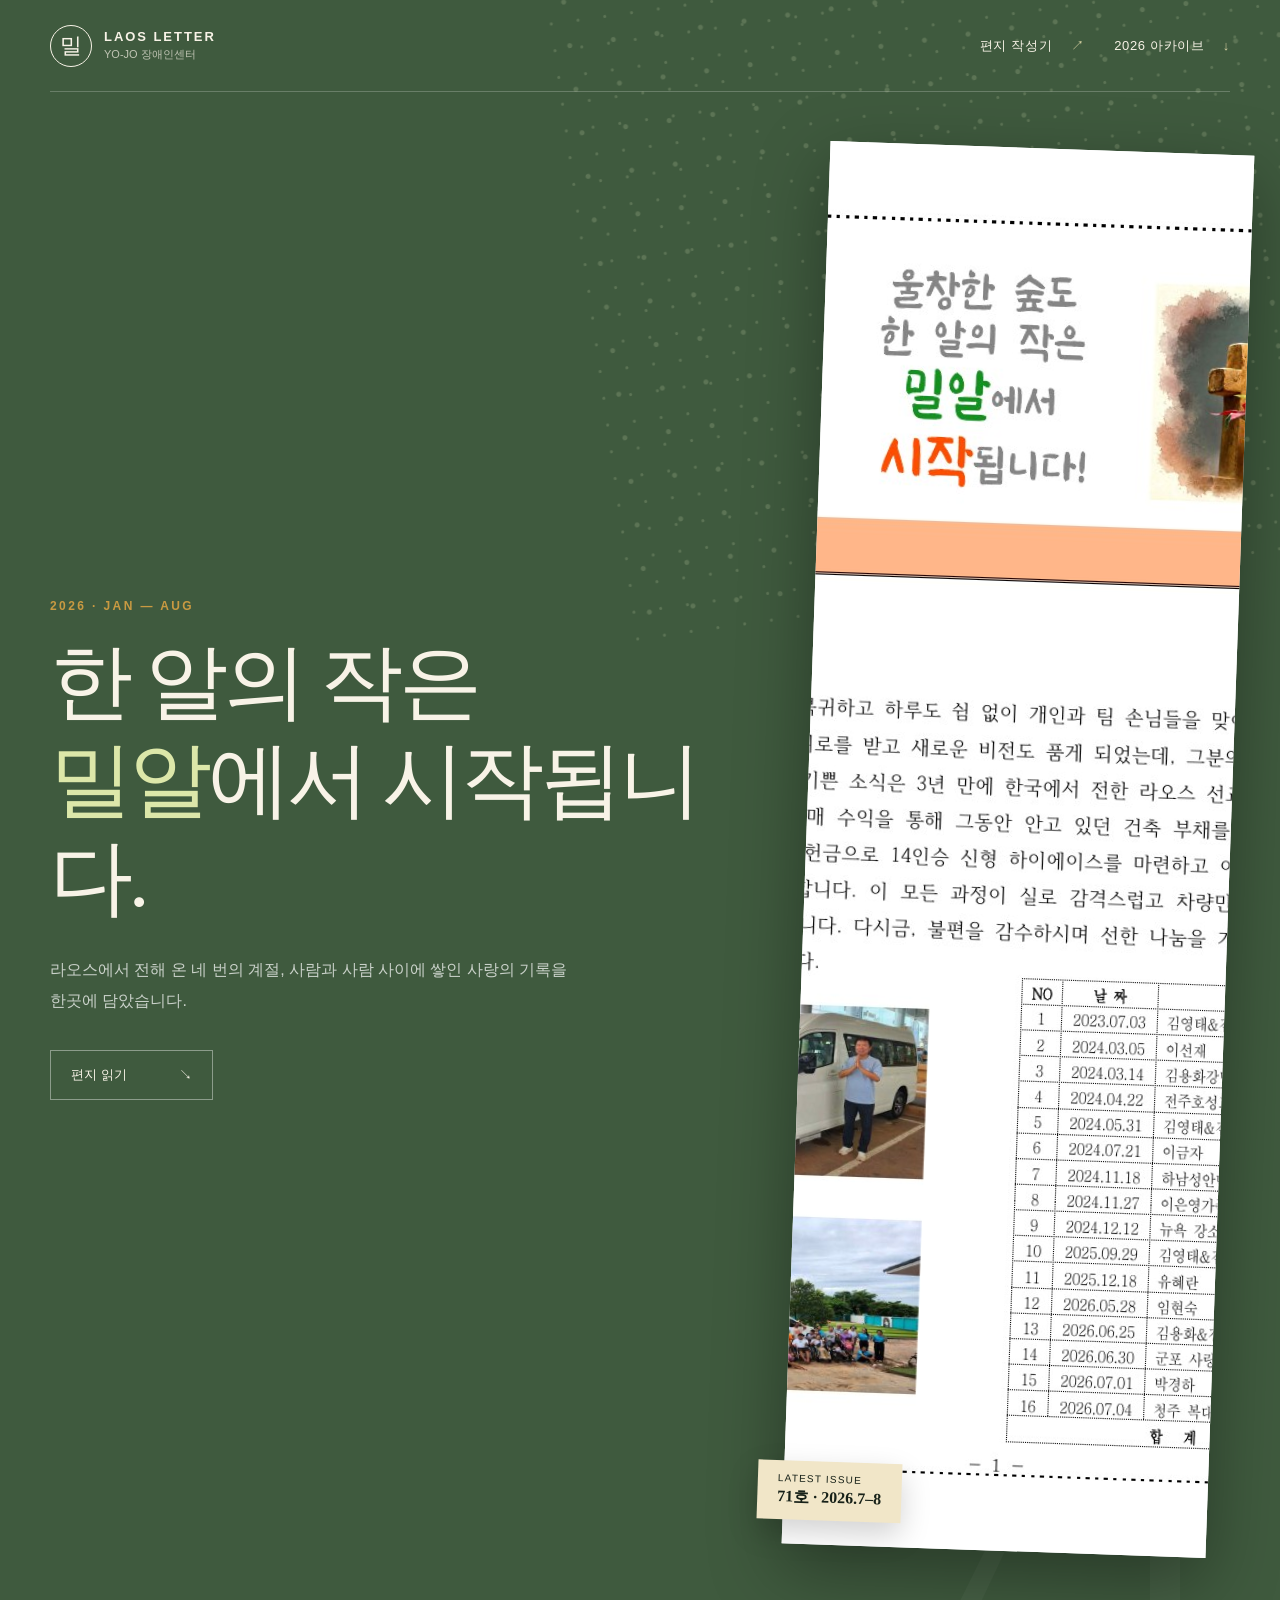
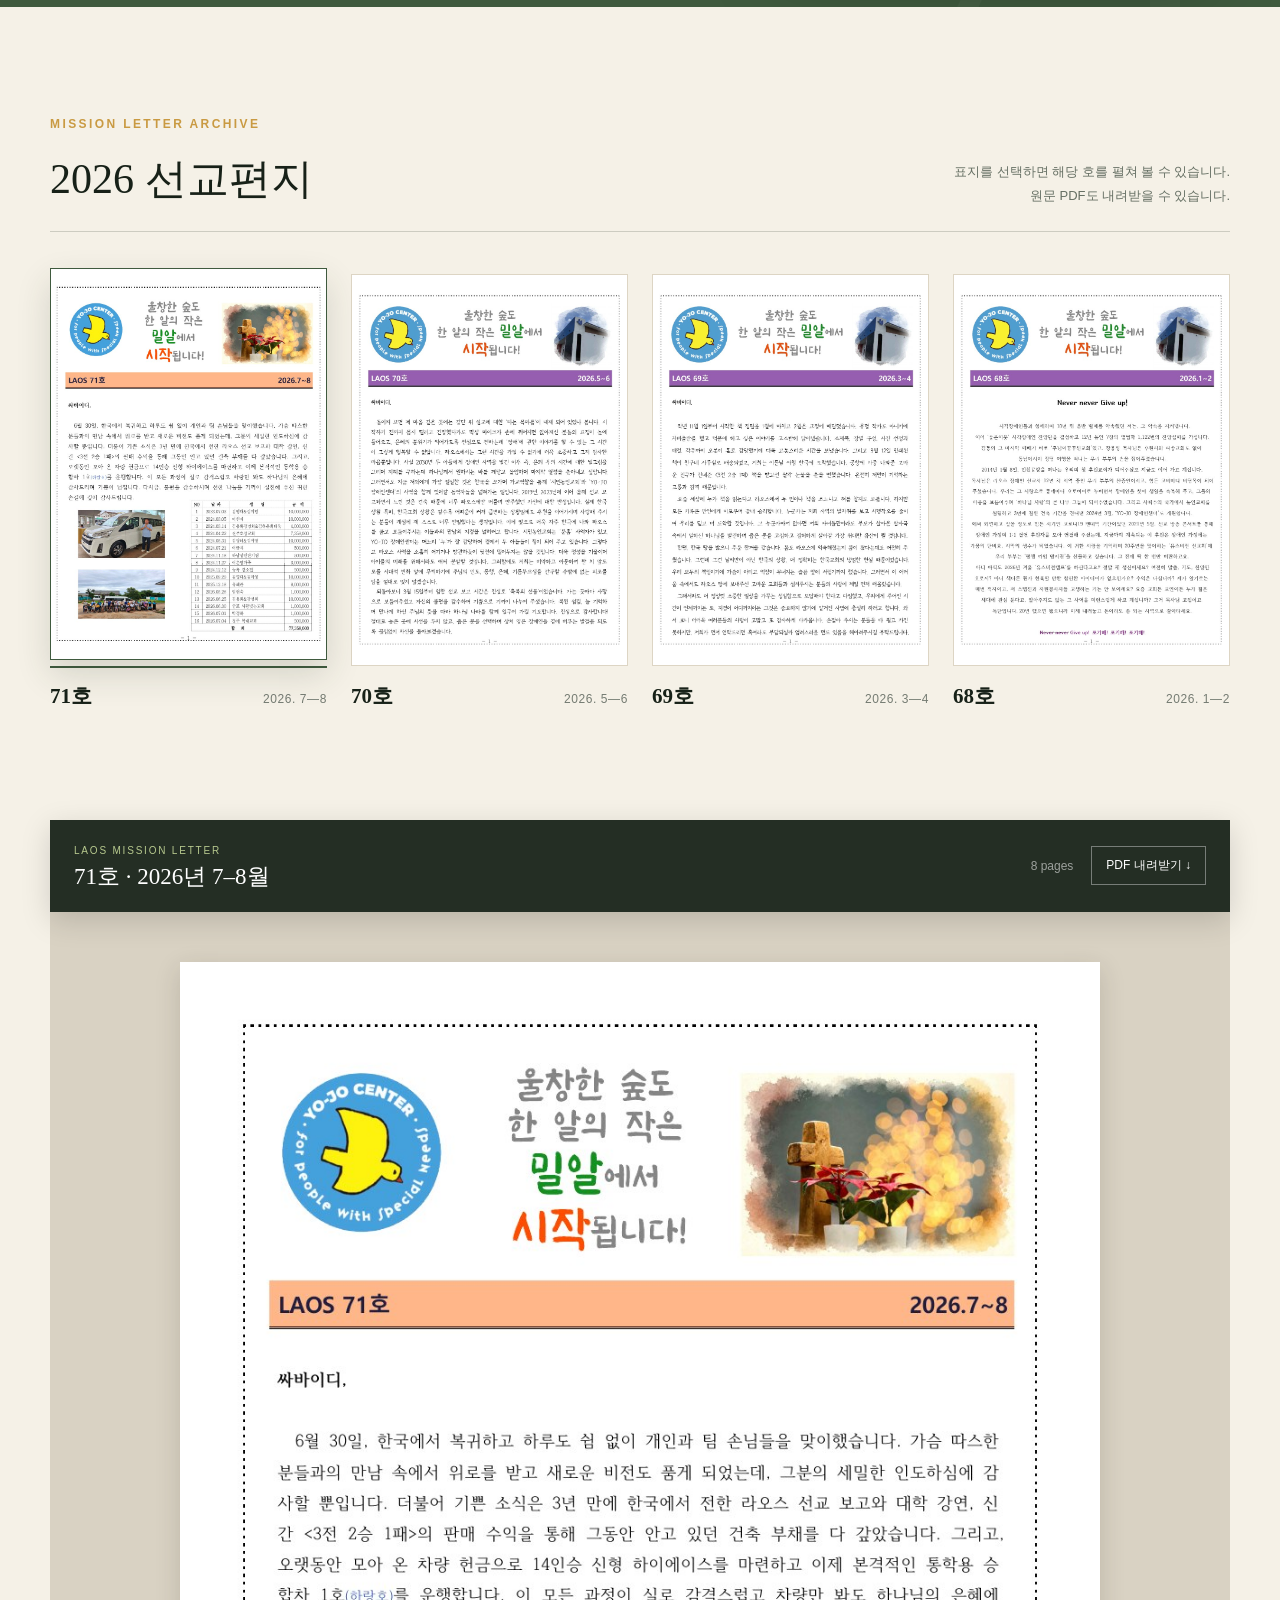
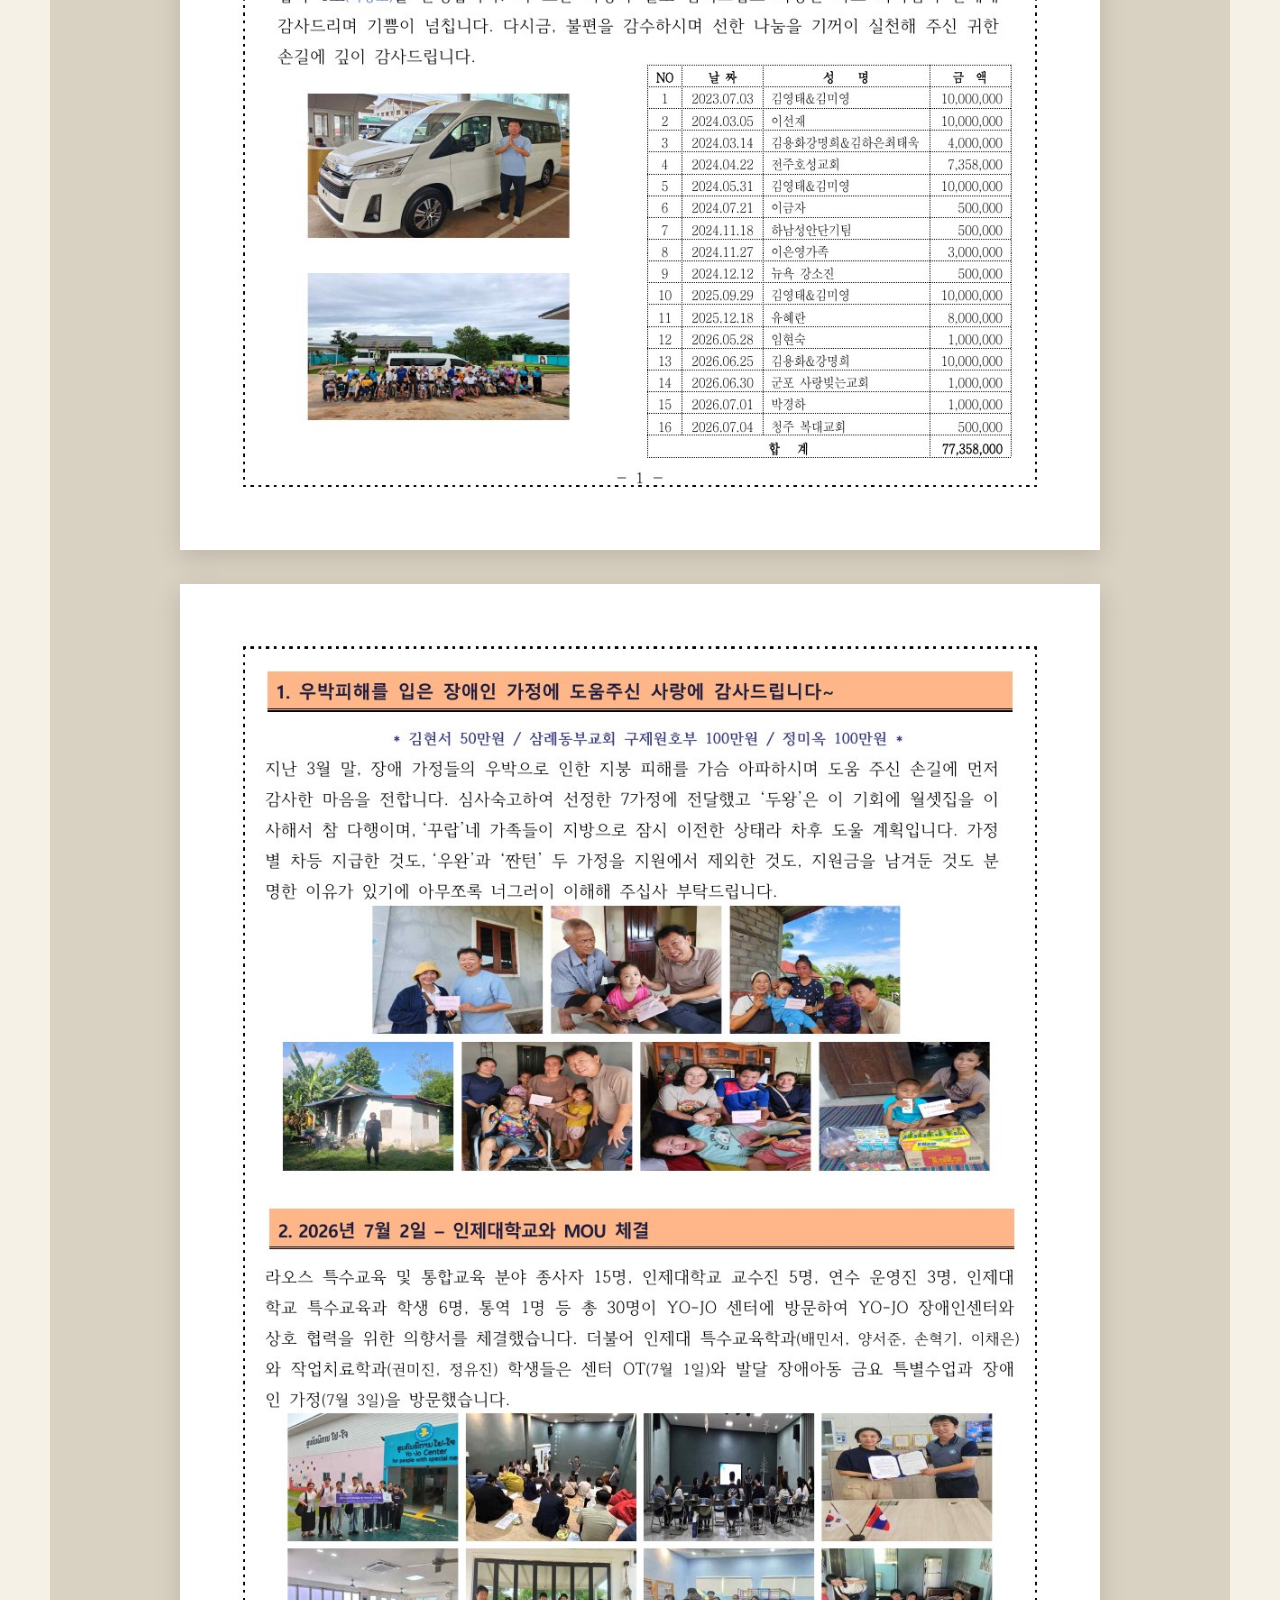
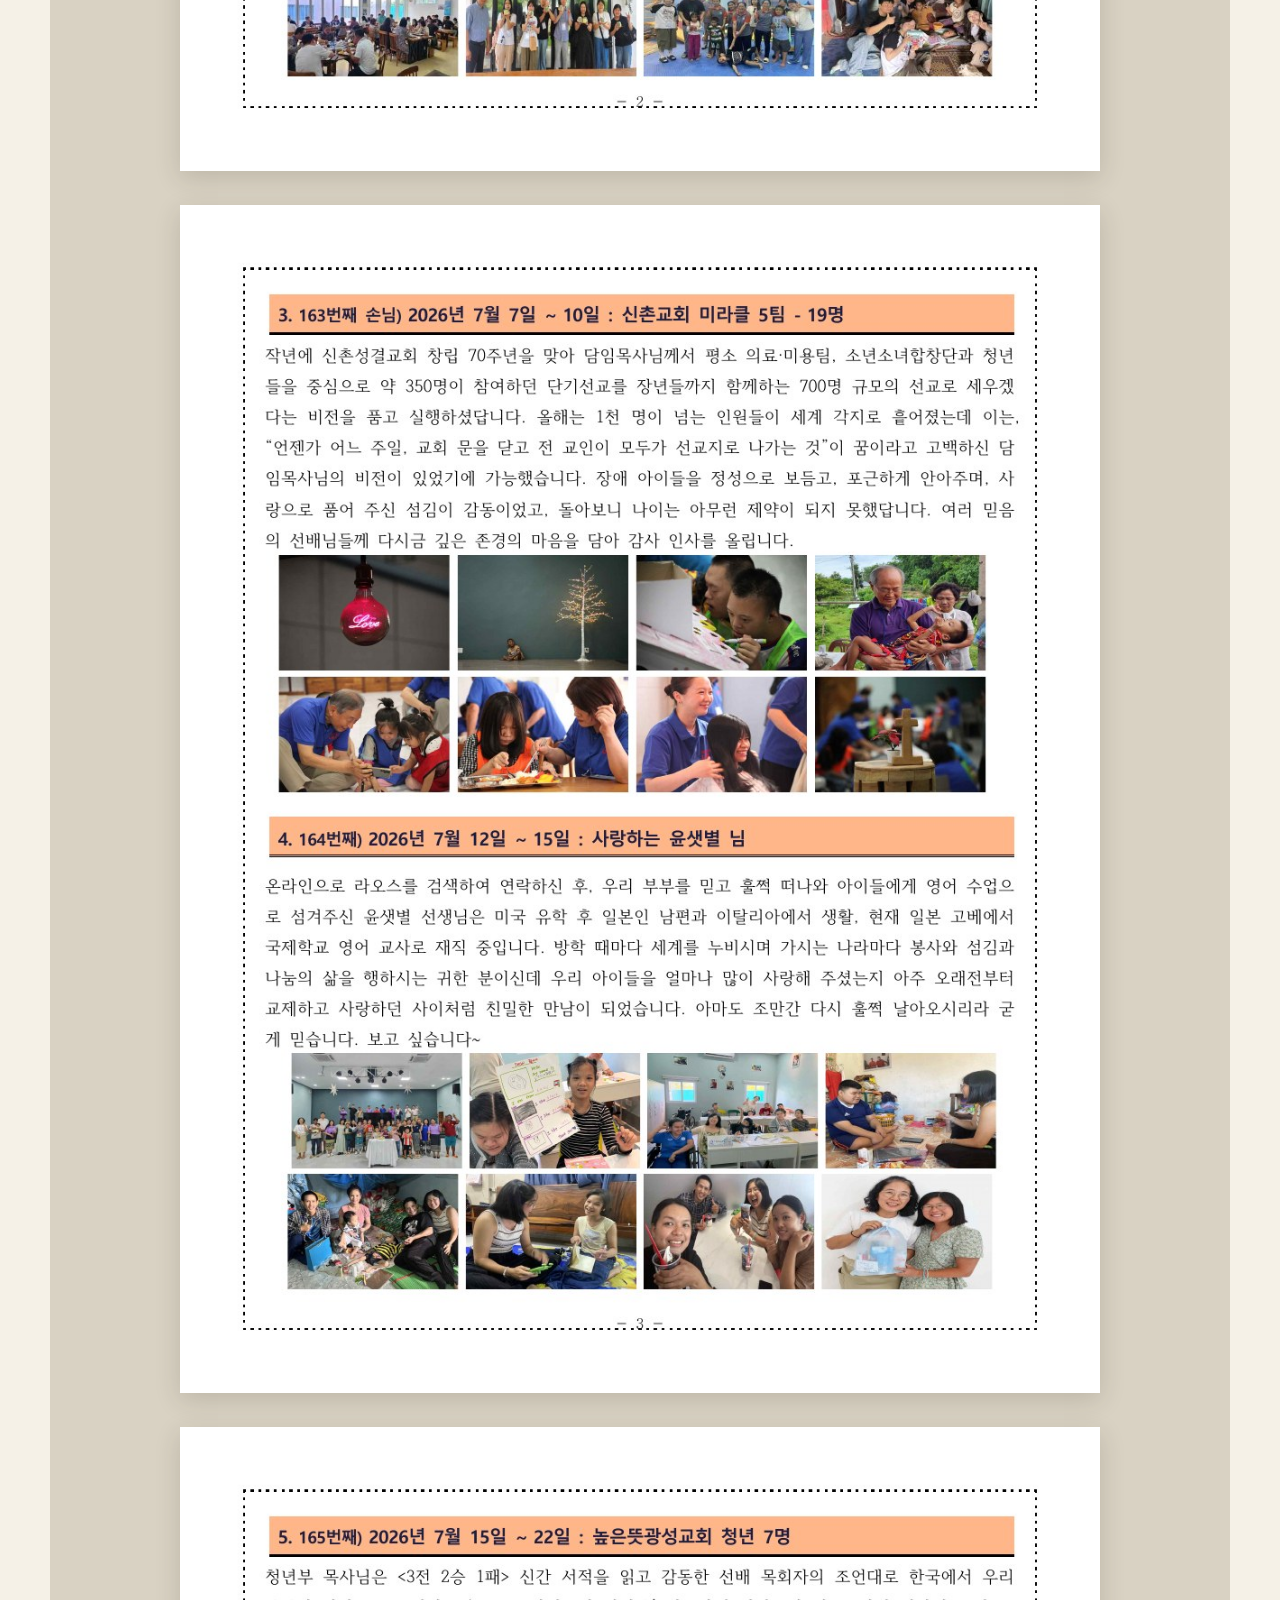
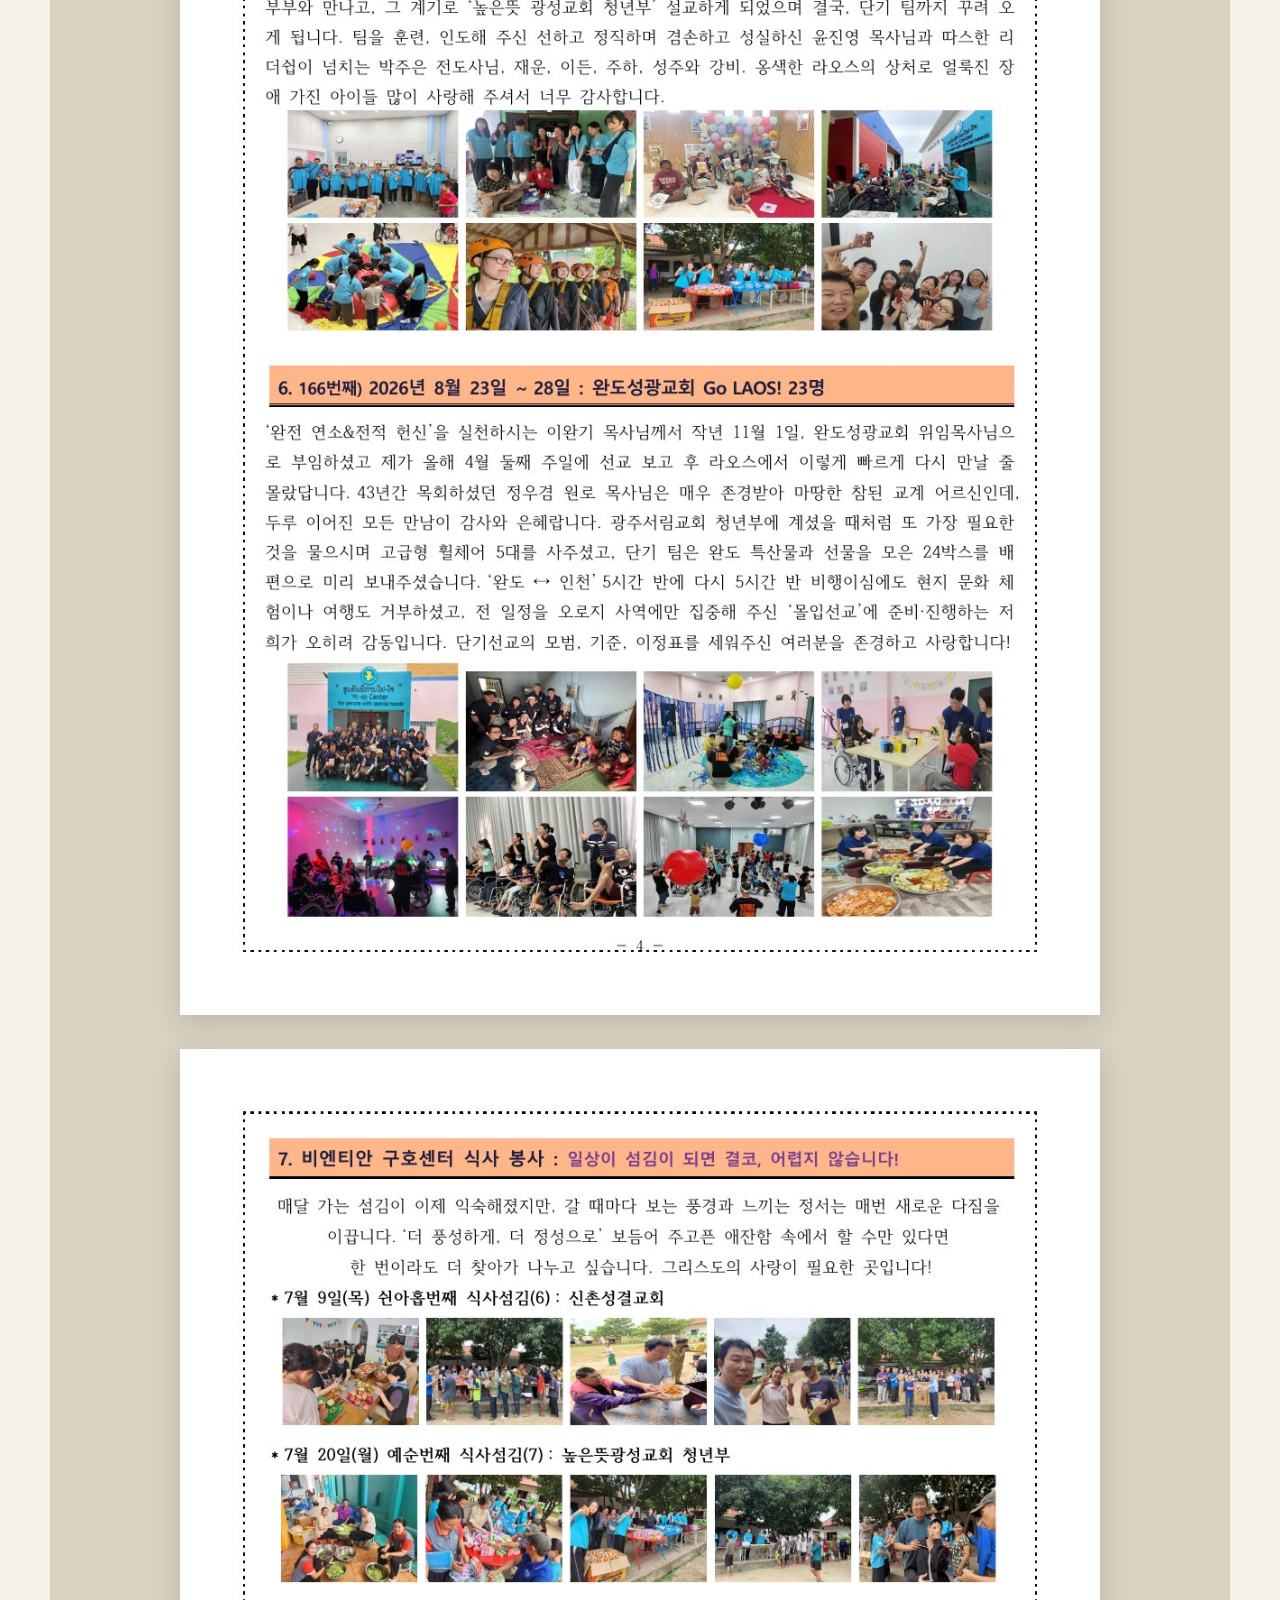
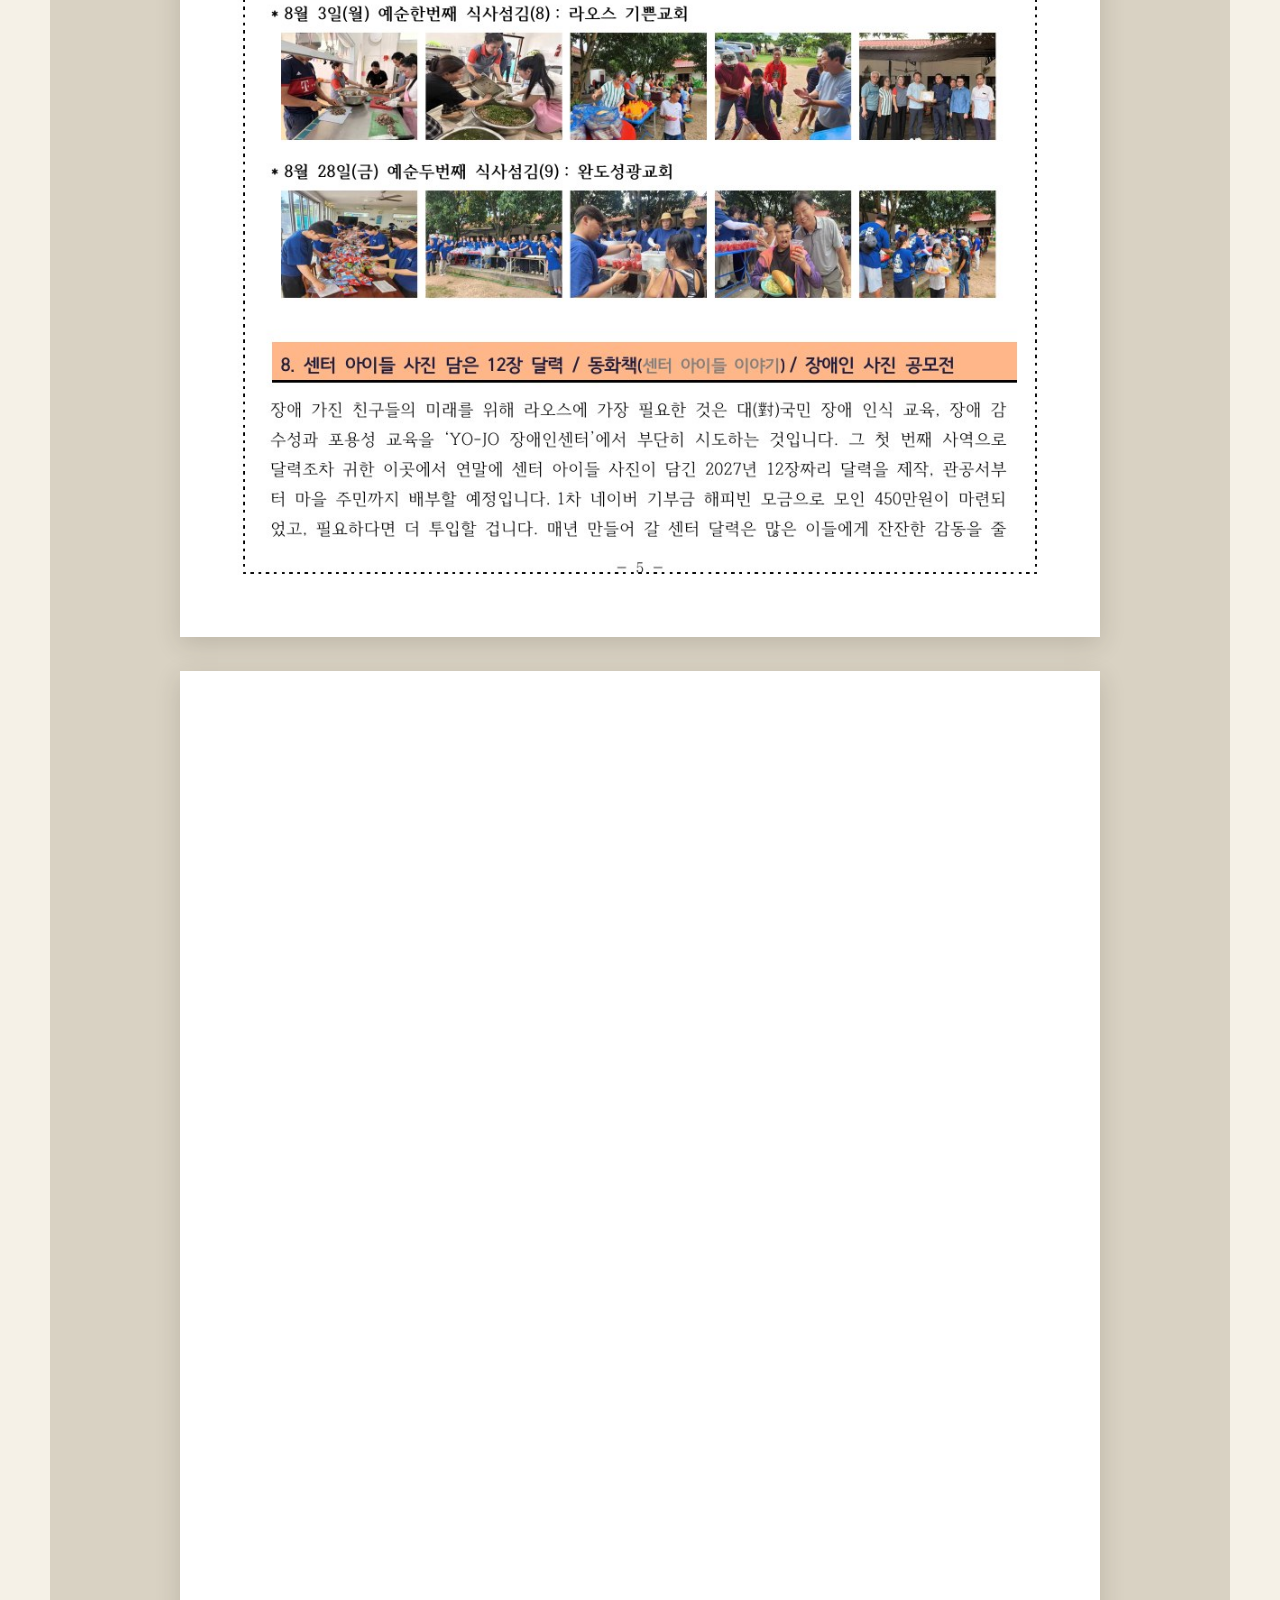
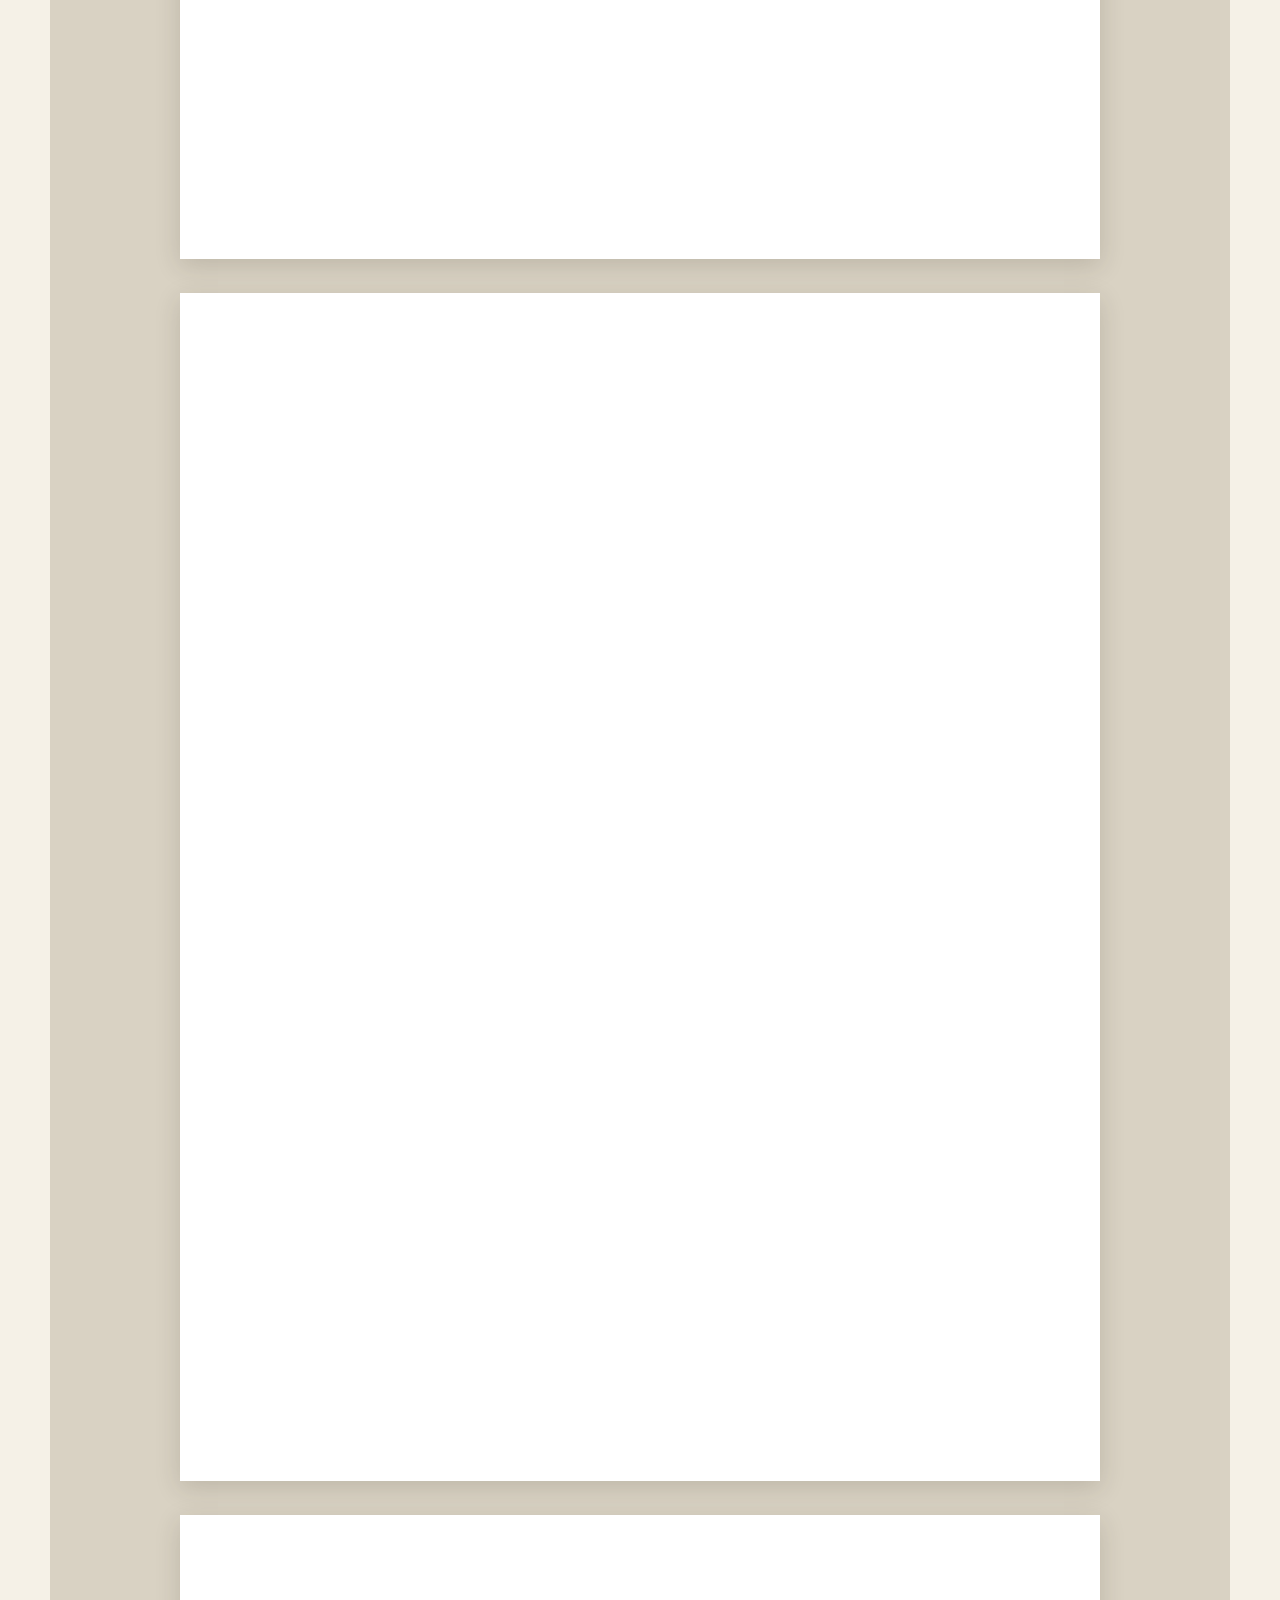
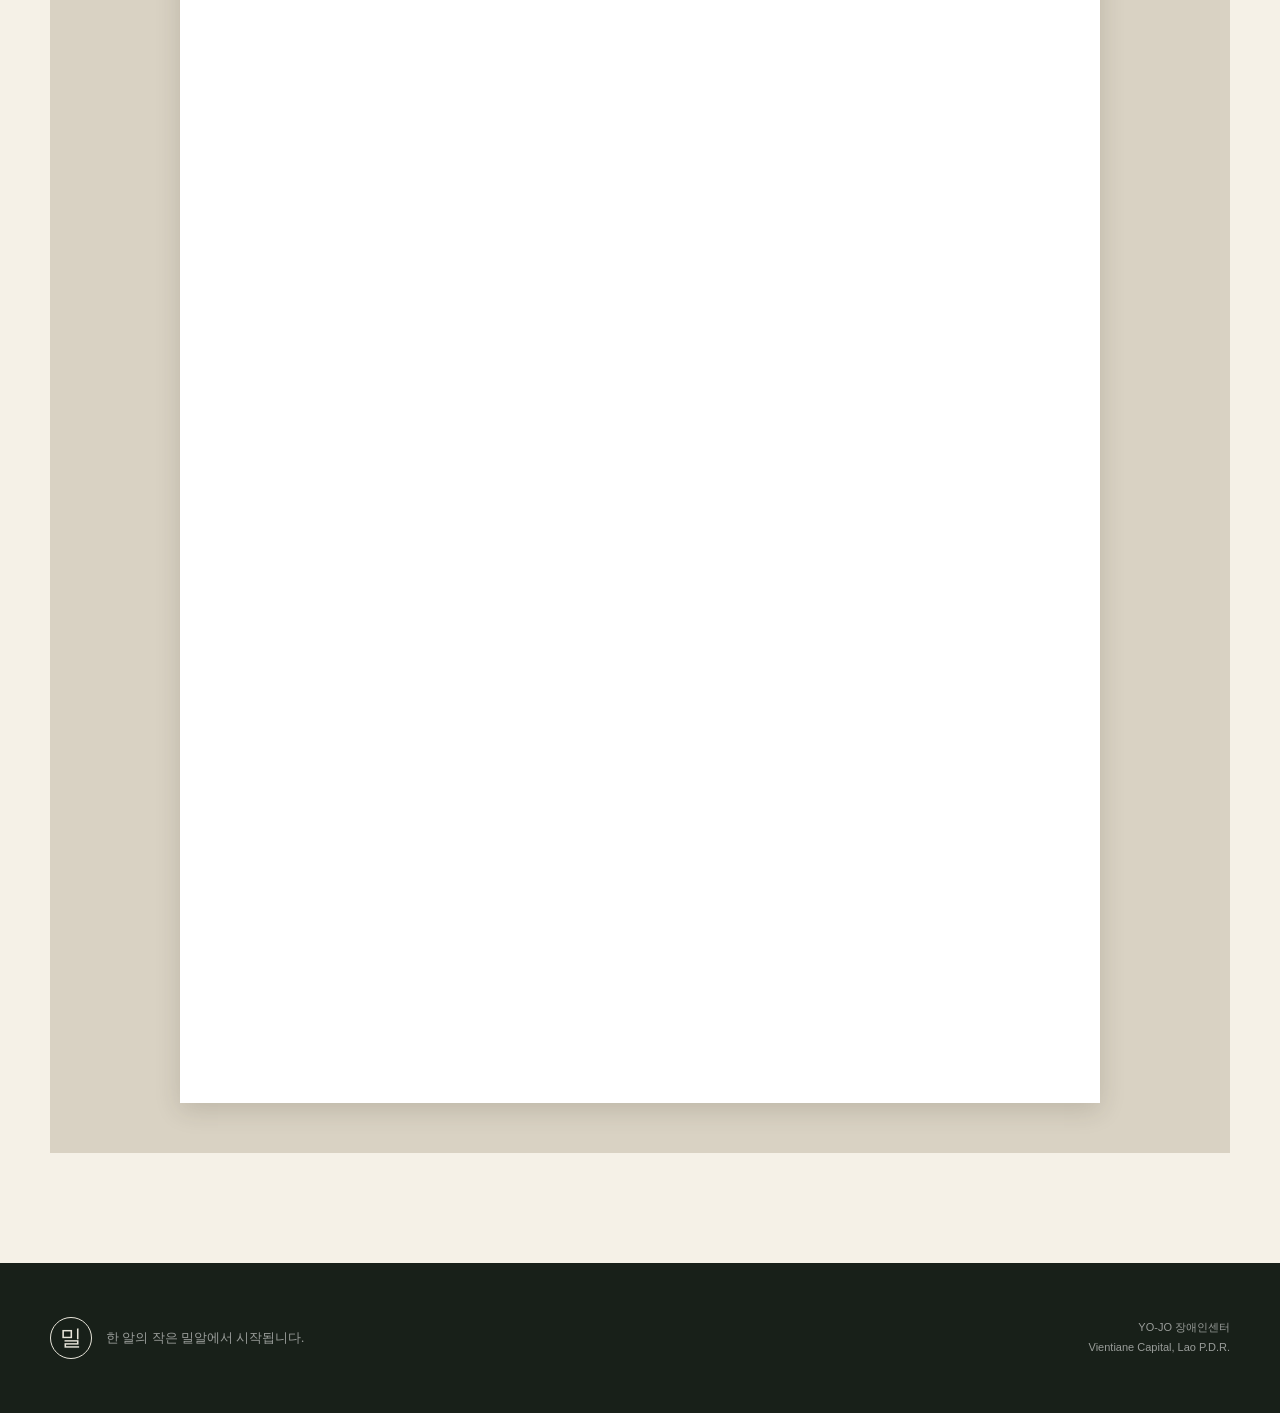
<file: index.html>
<!doctype html>
<html lang="ko">
<head>
  <meta charset="utf-8">
  <meta name="viewport" content="width=device-width, initial-scale=1">
  <meta name="description" content="YO-JO 장애인센터 2026년 1월부터 8월까지의 라오스 선교편지 아카이브">
  <title>라오스 선교편지 · 2026</title>
  <link rel="stylesheet" href="styles.css">
</head>
<body>
  <a class="skip-link" href="#letters">편지 목록으로 바로가기</a>
  <header class="masthead">
    <nav class="nav shell" aria-label="주요 메뉴">
      <a class="brand" href="#top" aria-label="처음으로">
        <span class="brand-mark" aria-hidden="true">밀</span>
        <span><b>LAOS LETTER</b><small>YO-JO 장애인센터</small></span>
      </a>
      <div class="nav-actions">
        <a class="nav-link" href="writer.html">편지 작성기 <span>↗</span></a>
        <a class="nav-link" href="#letters">2026 아카이브 <span>↓</span></a>
      </div>
    </nav>

    <div id="top" class="hero shell">
      <div class="hero-copy">
        <p class="eyebrow">2026 · JAN — AUG</p>
        <h1>한 알의 작은<br><em>밀알</em>에서 시작됩니다.</h1>
        <p class="intro">라오스에서 전해 온 네 번의 계절, 사람과 사람 사이에 쌓인 사랑의 기록을 한곳에 담았습니다.</p>
        <a class="primary-button" href="#letters">편지 읽기 <span aria-hidden="true">↘</span></a>
      </div>
      <figure class="hero-cover">
        <img src="assets/pages/71-1.jpg" alt="라오스 선교편지 71호 표지" width="992" height="1403">
        <figcaption><span>Latest issue</span><b>71호 · 2026.7–8</b></figcaption>
      </figure>
      <div class="issue-number" aria-hidden="true">71</div>
    </div>
  </header>

  <main id="letters" class="archive shell">
    <div class="section-heading">
      <div>
        <p class="eyebrow">MISSION LETTER ARCHIVE</p>
        <h2>2026 선교편지</h2>
      </div>
      <p>표지를 선택하면 해당 호를 펼쳐 볼 수 있습니다.<br>원문 PDF도 내려받을 수 있습니다.</p>
    </div>

    <div class="issue-grid" role="list">
      <button class="issue-card active" data-issue="71" role="listitem" aria-pressed="true">
        <span class="cover-wrap"><img src="assets/pages/71-1.jpg" alt="71호 표지" loading="lazy"></span>
        <span class="card-meta"><b>71호</b><span>2026. 7—8</span></span>
      </button>
      <button class="issue-card" data-issue="70" role="listitem" aria-pressed="false">
        <span class="cover-wrap"><img src="assets/pages/70-1.jpg" alt="70호 표지" loading="lazy"></span>
        <span class="card-meta"><b>70호</b><span>2026. 5—6</span></span>
      </button>
      <button class="issue-card" data-issue="69" role="listitem" aria-pressed="false">
        <span class="cover-wrap"><img src="assets/pages/69-1.jpg" alt="69호 표지" loading="lazy"></span>
        <span class="card-meta"><b>69호</b><span>2026. 3—4</span></span>
      </button>
      <button class="issue-card" data-issue="68" role="listitem" aria-pressed="false">
        <span class="cover-wrap"><img src="assets/pages/68-1.jpg" alt="68호 표지" loading="lazy"></span>
        <span class="card-meta"><b>68호</b><span>2026. 1—2</span></span>
      </button>
    </div>

    <section class="reader" aria-live="polite">
      <div class="reader-bar">
        <div><span id="reader-kicker">LAOS MISSION LETTER</span><h2 id="reader-title">71호 · 2026년 7–8월</h2></div>
        <div class="reader-actions">
          <span id="page-count">8 pages</span>
          <a id="pdf-link" href="assets/pdf/71.pdf" download>PDF 내려받기 <span aria-hidden="true">↓</span></a>
        </div>
      </div>
      <div id="page-stack" class="page-stack"></div>
    </section>
  </main>

  <footer>
    <div class="shell footer-inner">
      <div><span class="footer-mark">밀</span><p>한 알의 작은 밀알에서 시작됩니다.</p></div>
      <p>YO-JO 장애인센터<br>Vientiane Capital, Lao P.D.R.</p>
    </div>
  </footer>

  <script src="app.js"></script>
</body>
</html>
</file>
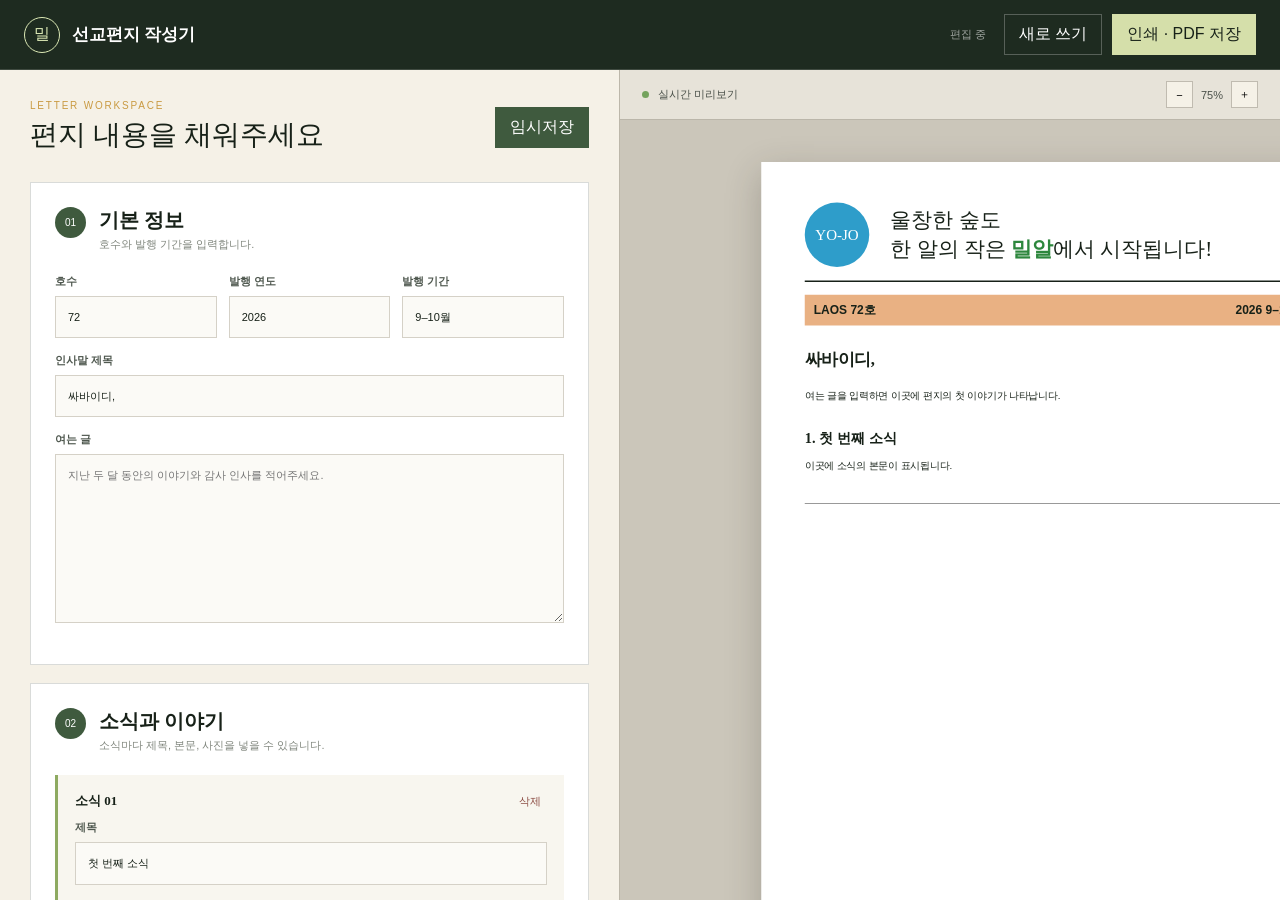
<file: writer.html>
<!doctype html>
<html lang="ko">
<head>
  <meta charset="utf-8">
  <meta name="viewport" content="width=device-width, initial-scale=1">
  <meta name="description" content="YO-JO 장애인센터 선교편지 작성기">
  <title>선교편지 작성기 · YO-JO</title>
  <link rel="stylesheet" href="writer.css">
</head>
<body>
  <header class="topbar">
    <a class="wordmark" href="index.html"><span>밀</span><b>선교편지 작성기</b></a>
    <div class="top-actions">
      <span id="save-state" role="status">새 문서</span>
      <button class="ghost" id="reset-btn" type="button">새로 쓰기</button>
      <button class="primary" id="print-btn" type="button">인쇄 · PDF 저장</button>
    </div>
  </header>

  <main class="workspace">
    <aside class="editor" aria-label="편지 작성 영역">
      <div class="editor-heading">
        <div><p>LETTER WORKSPACE</p><h1>편지 내용을 채워주세요</h1></div>
        <button class="save-button" id="save-btn" type="button">임시저장</button>
      </div>

      <form id="letter-form">
        <section class="panel">
          <div class="panel-title"><span>01</span><div><h2>기본 정보</h2><p>호수와 발행 기간을 입력합니다.</p></div></div>
          <div class="field-grid three">
            <label>호수<input name="issue" type="number" value="72" min="1"></label>
            <label>발행 연도<input name="year" type="number" value="2026" min="2000"></label>
            <label>발행 기간<input name="period" value="9–10월" placeholder="9–10월"></label>
          </div>
          <label>인사말 제목<input name="greeting" value="싸바이디," placeholder="싸바이디,"></label>
          <label>여는 글<textarea name="intro" rows="8" placeholder="지난 두 달 동안의 이야기와 감사 인사를 적어주세요."></textarea></label>
        </section>

        <section class="panel">
          <div class="panel-title"><span>02</span><div><h2>소식과 이야기</h2><p>소식마다 제목, 본문, 사진을 넣을 수 있습니다.</p></div></div>
          <div id="section-list"></div>
          <button class="add-button" id="add-section" type="button"><span>＋</span> 소식 추가</button>
        </section>

        <section class="panel">
          <div class="panel-title"><span>03</span><div><h2>재정 보고</h2><p>필요할 때만 작성하세요.</p></div></div>
          <label>보고 제목<input name="financeTitle" value="건축 및 차량 보고" placeholder="건축 보고"></label>
          <label>재정 내용<textarea name="finance" rows="7" placeholder="수입, 지출, 잔액과 감사 내용을 입력하세요."></textarea></label>
        </section>

        <section class="panel">
          <div class="panel-title"><span>04</span><div><h2>연락처</h2><p>마지막 면에 들어갈 정보를 확인합니다.</p></div></div>
          <label>연락처 및 후원 안내<textarea name="contact" rows="6" placeholder="주소, 전화, 온라인 채널, 후원 안내 등 편지에 공개할 정보만 입력하세요."></textarea></label>
        </section>
      </form>
    </aside>

    <section class="preview-area" aria-label="실시간 편지 미리보기">
      <div class="preview-toolbar">
        <div><span class="live-dot"></span> 실시간 미리보기</div>
        <div class="zoom-controls"><button id="zoom-out" type="button" aria-label="축소">−</button><span id="zoom-label">75%</span><button id="zoom-in" type="button" aria-label="확대">＋</button></div>
      </div>
      <div class="paper-stage">
        <article id="letter-preview" class="letter-paper"></article>
      </div>
    </section>
  </main>

  <template id="section-template">
    <article class="section-editor">
      <div class="section-head"><b class="section-number">소식</b><button class="remove-section" type="button" aria-label="소식 삭제">삭제</button></div>
      <label>제목<input class="section-title" placeholder="소식 제목"></label>
      <label>본문<textarea class="section-body" rows="7" placeholder="이야기를 자세히 적어주세요."></textarea></label>
      <label class="image-picker"><input class="section-image" type="file" accept="image/*"><span>사진 선택</span><small>JPG, PNG · 미리보기와 인쇄에 포함됩니다</small></label>
      <div class="image-status"></div>
    </article>
  </template>

  <script src="writer.js"></script>
</body>
</html>
</file>
<file: styles.css>
:root {
  --ink: #172118;
  --paper: #f5f1e7;
  --cream: #ebe3d2;
  --green: #3f5a3e;
  --leaf: #8eaa61;
  --gold: #c99a42;
  --line: rgba(23, 33, 24, .18);
  --sans: "Pretendard", "Noto Sans KR", "Malgun Gothic", sans-serif;
  --serif: "Gowun Batang", "KoPub Batang", "Batang", serif;
}

* { box-sizing: border-box; }
html { scroll-behavior: smooth; }
body { margin: 0; color: var(--ink); background: var(--paper); font-family: var(--sans); }
img { max-width: 100%; display: block; }
button, a { font: inherit; }
a { color: inherit; }
.shell { width: min(1180px, calc(100% - 40px)); margin-inline: auto; }
.skip-link { position: fixed; left: 12px; top: -60px; z-index: 99; padding: 12px 18px; background: #fff; }
.skip-link:focus { top: 12px; }

.masthead { position: relative; overflow: hidden; min-height: 760px; color: #f8f3e7; background: var(--green); }
.masthead::before { content: ""; position: absolute; inset: -10% -10% auto 45%; height: 760px; opacity: .18; background: radial-gradient(circle at 50% 40%, #dfe8bd 0 2px, transparent 3px), radial-gradient(circle at 25% 65%, #dfe8bd 0 1px, transparent 2px); background-size: 44px 44px, 27px 27px; transform: rotate(-8deg); }
.nav { height: 92px; display: flex; align-items: center; justify-content: space-between; border-bottom: 1px solid rgba(255,255,255,.22); }
.brand { display: flex; gap: 12px; align-items: center; text-decoration: none; }
.brand-mark, .footer-mark { display: grid; place-items: center; width: 42px; height: 42px; border: 1px solid currentColor; border-radius: 50%; font-family: var(--serif); font-size: 22px; }
.brand b { display: block; font-size: 13px; letter-spacing: .15em; }
.brand small { display: block; margin-top: 3px; opacity: .7; font-size: 11px; }
.nav-link { text-decoration: none; font-size: 13px; letter-spacing: .05em; }
.nav-link span { margin-left: 14px; color: #d8d2a3; }
.nav-actions { display: flex; align-items: center; gap: 30px; }
.hero { position: relative; display: grid; grid-template-columns: 1.1fr .7fr; align-items: center; gap: 90px; min-height: 650px; padding-block: 56px; }
.hero-copy { position: relative; z-index: 2; }
.eyebrow { margin: 0 0 20px; color: var(--gold); font-size: 12px; font-weight: 700; letter-spacing: .2em; }
.hero h1 { margin: 0; font-family: var(--serif); font-size: clamp(48px, 6.5vw, 86px); line-height: 1.18; letter-spacing: -.05em; font-weight: 400; }
.hero h1 em { color: #dce7a9; font-style: normal; }
.intro { width: min(520px, 100%); margin: 28px 0 34px; color: rgba(255,255,255,.72); line-height: 1.9; word-break: keep-all; }
.primary-button { display: inline-flex; align-items: center; gap: 52px; padding: 15px 20px; border: 1px solid rgba(255,255,255,.4); text-decoration: none; font-size: 13px; transition: .2s ease; }
.primary-button:hover { color: var(--ink); background: #f3ead9; }
.hero-cover { position: relative; z-index: 2; margin: 0; transform: rotate(2deg); box-shadow: 0 24px 70px rgba(0,0,0,.35); background: #fff; }
.hero-cover img { aspect-ratio: 1 / 1.414; object-fit: cover; object-position: top; }
.hero-cover figcaption { position: absolute; left: -26px; bottom: 24px; display: flex; flex-direction: column; padding: 12px 20px; color: var(--ink); background: #f1e6c8; box-shadow: 0 12px 30px rgba(0,0,0,.18); }
.hero-cover figcaption span { font-size: 10px; text-transform: uppercase; letter-spacing: .12em; }
.hero-cover figcaption b { margin-top: 3px; font-family: var(--serif); font-size: 16px; }
.issue-number { position: absolute; right: -20px; bottom: -110px; font-family: var(--serif); font-size: 360px; line-height: 1; color: rgba(255,255,255,.035); }

.archive { padding-block: 110px; }
.section-heading { display: flex; justify-content: space-between; align-items: end; margin-bottom: 42px; padding-bottom: 24px; border-bottom: 1px solid var(--line); }
.section-heading h2 { margin: 0; font-family: var(--serif); font-size: 42px; font-weight: 400; }
.section-heading > p { margin: 0; color: #667064; text-align: right; line-height: 1.8; font-size: 13px; }
.issue-grid { display: grid; grid-template-columns: repeat(4, 1fr); gap: 24px; }
.issue-card { padding: 0; border: 0; color: inherit; background: none; text-align: left; cursor: pointer; }
.cover-wrap { display: block; overflow: hidden; aspect-ratio: 1 / 1.414; background: #ddd5c4; border: 1px solid transparent; transition: .25s ease; }
.cover-wrap img { width: 100%; height: 100%; object-fit: cover; object-position: top; filter: saturate(.84); transition: .35s ease; }
.issue-card:hover .cover-wrap, .issue-card.active .cover-wrap { border-color: var(--green); transform: translateY(-6px); box-shadow: 0 14px 32px rgba(43,56,40,.16); }
.issue-card:hover img, .issue-card.active img { filter: saturate(1); transform: scale(1.015); }
.card-meta { display: flex; justify-content: space-between; align-items: baseline; padding-top: 14px; border-top: 2px solid transparent; }
.card-meta b { font-family: var(--serif); font-size: 21px; }
.card-meta span { color: #747b72; font-size: 12px; letter-spacing: .05em; }
.issue-card.active .card-meta { border-color: var(--green); }

.reader { margin-top: 110px; }
.reader-bar { position: sticky; top: 0; z-index: 10; display: flex; justify-content: space-between; align-items: center; gap: 20px; padding: 20px 24px; color: #fff; background: rgba(23,33,24,.94); backdrop-filter: blur(12px); box-shadow: 0 8px 28px rgba(0,0,0,.15); }
.reader-bar h2 { margin: 3px 0 0; font-family: var(--serif); font-size: 23px; font-weight: 400; }
#reader-kicker { color: #b7c98e; font-size: 10px; letter-spacing: .18em; }
.reader-actions { display: flex; gap: 18px; align-items: center; }
.reader-actions > span { color: rgba(255,255,255,.55); font-size: 12px; }
.reader-actions a { padding: 10px 14px; border: 1px solid rgba(255,255,255,.38); text-decoration: none; font-size: 12px; }
.reader-actions a:hover { color: var(--ink); background: #fff; }
.page-stack { display: grid; gap: 34px; justify-items: center; padding: 50px clamp(16px, 6vw, 70px); background: #d9d2c3; }
.page-stack img { width: min(920px, 100%); height: auto; background: #fff; box-shadow: 0 7px 24px rgba(45,38,27,.16); }
.page-stack.loading { min-height: 480px; opacity: .55; }

footer { padding: 54px 0; color: #e8e5da; background: #182019; }
.footer-inner, .footer-inner > div { display: flex; align-items: center; justify-content: space-between; gap: 14px; }
.footer-inner p { margin: 0; color: rgba(255,255,255,.56); font-family: var(--serif); font-size: 13px; line-height: 1.8; }
.footer-inner > p { text-align: right; font-family: var(--sans); font-size: 11px; }

@media (max-width: 780px) {
  .shell { width: min(100% - 28px, 1180px); }
  .masthead { min-height: auto; }
  .nav { height: 76px; }
  .nav-link { display: none; }
  .hero { grid-template-columns: 1fr; gap: 46px; padding-block: 54px 78px; }
  .hero h1 { font-size: clamp(43px, 13vw, 66px); }
  .hero-cover { width: 78%; margin-left: auto; }
  .archive { padding-block: 72px; }
  .section-heading { align-items: start; }
  .section-heading > p { display: none; }
  .issue-grid { grid-template-columns: repeat(2, 1fr); gap: 34px 14px; }
  .reader { margin-top: 80px; }
  .reader-bar { align-items: flex-start; padding: 16px; }
  .reader-actions > span { display: none; }
  .reader-actions a { white-space: nowrap; }
  .page-stack { gap: 16px; padding: 22px 10px; }
  .footer-inner { align-items: flex-start; }
}

@media (prefers-reduced-motion: reduce) {
  html { scroll-behavior: auto; }
  *, *::before, *::after { transition: none !important; }
}
</file>
<file: writer.css>
:root{--ink:#172118;--paper:#f5f1e7;--cream:#eae2d1;--green:#3f5a3e;--leaf:#8eaa61;--gold:#c99a42;--line:rgba(23,33,24,.16);--sans:"Pretendard","Noto Sans KR","Malgun Gothic",sans-serif;--serif:"Gowun Batang","KoPub Batang","Batang",serif}*{box-sizing:border-box}body{margin:0;color:var(--ink);background:#d8d3c8;font-family:var(--sans)}button,input,textarea{font:inherit}.topbar{position:sticky;top:0;z-index:20;height:70px;display:flex;align-items:center;justify-content:space-between;padding:0 24px;color:#fff;background:#1e2b20;border-bottom:1px solid rgba(255,255,255,.15)}.wordmark{display:flex;align-items:center;gap:12px;color:inherit;text-decoration:none}.wordmark span{display:grid;place-items:center;width:36px;height:36px;border:1px solid #dbe8b4;border-radius:50%;font-family:var(--serif);color:#dbe8b4}.wordmark b{font-family:var(--serif);font-size:17px}.top-actions{display:flex;align-items:center;gap:10px}.top-actions>span{margin-right:8px;color:rgba(255,255,255,.58);font-size:11px}.ghost,.primary,.save-button{padding:9px 14px;border:1px solid rgba(255,255,255,.25);color:#fff;background:transparent;cursor:pointer}.primary,.save-button{border-color:#d5dfaa;color:var(--ink);background:#d5dfaa}.workspace{display:grid;grid-template-columns:minmax(430px,620px) 1fr;min-height:calc(100vh - 70px)}.editor{height:calc(100vh - 70px);overflow:auto;padding:30px;background:#f5f1e7;border-right:1px solid #bcb7aa}.editor-heading{display:flex;justify-content:space-between;align-items:center;margin-bottom:28px}.editor-heading p{margin:0 0 5px;color:var(--gold);font-size:10px;letter-spacing:.18em}.editor-heading h1{margin:0;font-family:var(--serif);font-size:28px;font-weight:400}.save-button{border-color:var(--green);color:#fff;background:var(--green)}.panel{margin-bottom:18px;padding:24px;background:#fff;border:1px solid var(--line)}.panel-title{display:flex;gap:13px;align-items:flex-start;margin-bottom:22px}.panel-title>span{display:grid;place-items:center;width:31px;height:31px;border-radius:50%;color:#fff;background:var(--green);font-size:10px}.panel-title h2{margin:0 0 3px;font-family:var(--serif);font-size:20px}.panel-title p{margin:0;color:#81877e;font-size:11px}.field-grid{display:grid;gap:12px}.field-grid.three{grid-template-columns:repeat(3,1fr)}label{display:block;margin:0 0 15px;color:#4f584f;font-size:11px;font-weight:700}input,textarea{width:100%;margin-top:7px;padding:11px 12px;border:1px solid #d5d1c7;border-radius:0;color:var(--ink);background:#fbfaf6;outline:none;resize:vertical;font-weight:400;line-height:1.65}input:focus,textarea:focus{border-color:var(--green);box-shadow:0 0 0 2px rgba(63,90,62,.09)}.section-editor{margin:0 0 14px;padding:17px;background:#f8f6ef;border-left:3px solid var(--leaf)}.section-head{display:flex;justify-content:space-between;margin-bottom:10px}.section-number{font-family:var(--serif);font-size:13px}.remove-section{border:0;color:#8b4b42;background:none;font-size:11px;cursor:pointer}.image-picker{display:flex;align-items:center;gap:10px;padding:12px;border:1px dashed #b8b2a4;cursor:pointer}.image-picker input{display:none}.image-picker span{padding:7px 10px;color:#fff;background:var(--green)}.image-picker small{color:#7b8079;font-weight:400}.image-status{color:var(--green);font-size:10px}.add-button{width:100%;padding:12px;border:1px dashed #9ba28f;color:var(--green);background:none;cursor:pointer}.add-button span{font-size:18px}.preview-area{height:calc(100vh - 70px);display:flex;flex-direction:column;overflow:hidden;background:#cbc6ba}.preview-toolbar{height:50px;display:flex;align-items:center;justify-content:space-between;padding:0 22px;color:#4a5049;background:#e7e3d9;border-bottom:1px solid #bbb6aa;font-size:11px}.live-dot{display:inline-block;width:7px;height:7px;margin-right:6px;border-radius:50%;background:#75a35d}.zoom-controls{display:flex;align-items:center;gap:8px}.zoom-controls button{width:27px;height:27px;border:1px solid #c0bbb0;background:#f5f1e7;cursor:pointer}.paper-stage{flex:1;overflow:auto;padding:42px;display:grid;justify-items:center;align-items:start}.letter-paper{width:794px;min-height:1123px;padding:54px 58px;background:#fff;box-shadow:0 14px 45px rgba(42,37,29,.24);transform-origin:top center;transition:transform .2s}.preview-brand{display:grid;grid-template-columns:90px 1fr;gap:24px;align-items:center;padding-bottom:18px;border-bottom:2px solid var(--ink)}.preview-logo{display:grid;place-items:center;width:86px;height:86px;border-radius:50%;color:#fff;background:#2e9dca;font-family:var(--serif);font-size:20px}.preview-slogan{font-family:var(--serif);font-size:28px;line-height:1.35}.preview-slogan b{color:#2d873d}.preview-meta{display:flex;justify-content:space-between;margin:17px 0 30px;padding:10px 12px;background:#e9b183;font-weight:800}.preview-greeting{font-family:var(--serif);font-size:22px}.preview-intro,.story-body{white-space:pre-wrap;word-break:keep-all;line-height:1.9;font-size:13px}.preview-story{margin-top:30px;break-inside:avoid}.story-title{margin:0 0 12px;font-family:var(--serif);font-size:19px}.story-image{width:100%;max-height:380px;margin:14px 0;object-fit:cover}.preview-finance{margin-top:34px;padding:20px;background:#f1eee6;border-top:2px solid var(--ink)}.preview-finance h3{margin-top:0;font-family:var(--serif)}.preview-contact{margin-top:38px;padding-top:16px;border-top:1px solid #777;white-space:pre-wrap;font-size:10px;line-height:1.8;color:#555}.empty-hint{margin:80px 0;text-align:center;color:#999;font-family:var(--serif)}
@media(max-width:1000px){.workspace{grid-template-columns:1fr}.editor{height:auto;border-right:0}.preview-area{height:auto;min-height:900px}.paper-stage{overflow:auto}.top-actions>span,.ghost{display:none}}@media(max-width:600px){.topbar{padding:0 14px}.primary{padding:8px}.editor{padding:16px}.field-grid.three{grid-template-columns:1fr}.panel{padding:18px}.preview-area{display:none}}
@media print{body{background:#fff}.topbar,.editor,.preview-toolbar{display:none!important}.workspace,.preview-area,.paper-stage{display:block;height:auto;padding:0;background:#fff}.letter-paper{width:210mm;min-height:297mm;margin:0;padding:14mm 16mm;box-shadow:none;transform:none!important}@page{size:A4;margin:0}}
</file>
